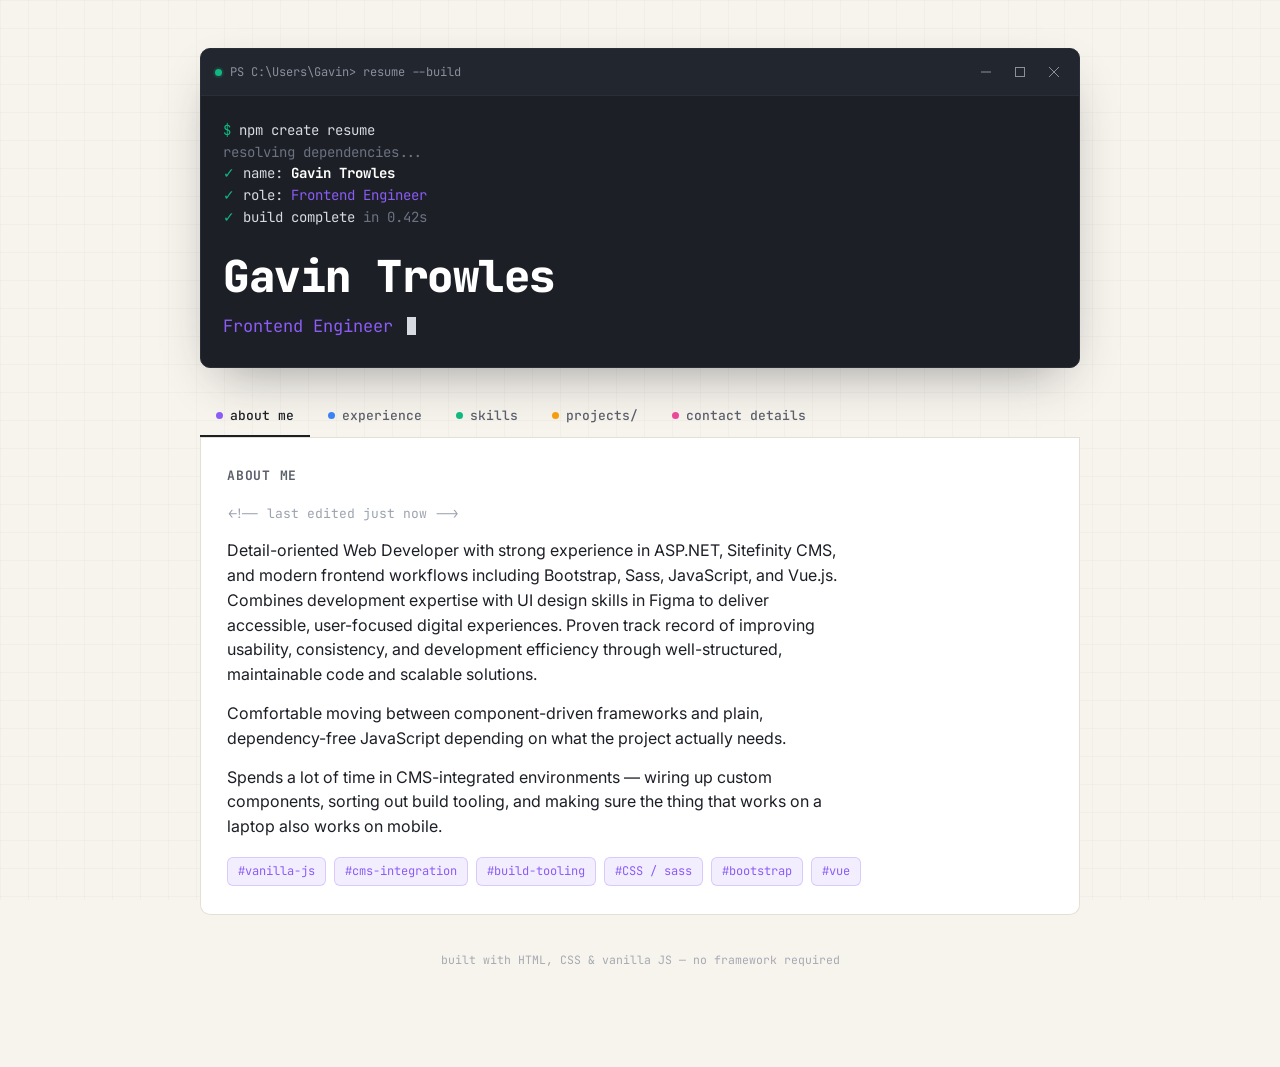
<file: index.html>
<!DOCTYPE html>
<html lang="en">

<head>
    <meta charset="UTF-8">
    <meta name="viewport" content="width=device-width, initial-scale=1.0">
    <title>Gavin Trowles — Frontend Engineer</title>
    <link rel="preconnect" href="https://fonts.googleapis.com">
    <link
        href="https://fonts.googleapis.com/css2?family=JetBrains+Mono:wght@400;500;600;700;800&family=Inter:wght@400;500;600&display=swap"
        rel="stylesheet">
    <link href="css/style.css" rel="stylesheet" type="text/css">
    <script src="scripts/script.js" defer></script>
</head>

<body>
    <div class="container">

        <div class="terminal">
            <div class="terminal-bar">
                <span class="terminal-title">PS C:\Users\Gavin&gt; resume --build</span>
                <div class="win-controls" aria-hidden="true">
                    <button type="button" tabindex="-1"><svg viewBox="0 0 10 10">
                            <line x1="0" y1="5" x2="10" y2="5" stroke="currentColor" stroke-width="1" />
                        </svg></button>
                    <button type="button" tabindex="-1"><svg viewBox="0 0 10 10">
                            <rect x="0.5" y="0.5" width="9" height="9" fill="none" stroke="currentColor"
                                stroke-width="1" />
                        </svg></button>
                    <button type="button" tabindex="-1" class="close"><svg viewBox="0 0 10 10">
                            <line x1="0" y1="0" x2="10" y2="10" stroke="currentColor" stroke-width="1" />
                            <line x1="10" y1="0" x2="0" y2="10" stroke="currentColor" stroke-width="1" />
                        </svg></button>
                </div>
            </div>
            <div class="terminal-body" id="termBody"></div>
        </div>

        <div class="tabbar" role="tablist" aria-label="Resume sections">
            <button class="tab" role="tab" aria-selected="true" data-tab="about"><span class="dotcolor"
                    style="background:var(--purple)"></span>about me</button>
            <button class="tab" role="tab" aria-selected="false" data-tab="experience"><span class="dotcolor"
                    style="background:var(--blue)"></span>experience</button>
            <button class="tab" role="tab" aria-selected="false" data-tab="skills"><span class="dotcolor"
                    style="background:var(--green)"></span>skills</button>
            <button class="tab" role="tab" aria-selected="false" data-tab="projects"><span class="dotcolor"
                    style="background:var(--amber)"></span>projects/</button>
            <button class="tab" role="tab" aria-selected="false" data-tab="contact"><span class="dotcolor"
                    style="background:var(--pink)"></span>contact details</button>
        </div>

        <section class="panel active" id="panel-about" role="tabpanel">
            <h2>about me</h2>
            <div class="md-comment">&lt;!-- last edited just now --&gt;</div>
            <div class="about-text" style="margin-top:14px;">
                <p>Detail-oriented Web Developer with strong experience in ASP.NET, Sitefinity CMS, and modern frontend
                    workflows including Bootstrap, Sass, JavaScript, and Vue.js. Combines development expertise with UI
                    design skills in Figma to deliver accessible, user-focused digital experiences. Proven track record
                    of improving usability, consistency, and development efficiency through well-structured,
                    maintainable code and scalable solutions.</p>

                <p>Comfortable moving between component-driven frameworks and plain, dependency-free JavaScript
                    depending on what the project actually needs.</p>
                <p>Spends a lot of time in CMS-integrated environments — wiring up custom components, sorting out build
                    tooling, and making sure the thing that works on a laptop also works on mobile.</p>
            </div>
 
            <div class="tag-row">
                <span class="tag">#vanilla-js</span>
                <span class="tag">#cms-integration</span>
                <span class="tag">#build-tooling</span>
                <span class="tag">#CSS / sass</span>
                <span class="tag">#bootstrap</span>
                <span class="tag">#vue</span>
            </div>
        </section>

        <section class="panel" id="panel-experience" role="tabpanel">
            <h2>experience</h2>

      <div class="job">
                <div class="job-key">"education":</div>
                <div class="job-role">Teesside University · BSC Computer Science 2:1</div>
                <div class="job-meta"> 1998 — 2002 </div>
             
            </div>

            <div class="job">
                <div class="job-key">"role":</div>
                <div class="job-role">Frontend Engineer · Railpen</div>
                <div class="job-meta">2020 — present</div>
                <ul>
                    <li>Built and maintained reusable web components integrated into a CMS-driven pension adminstation
                        site</li>
                    <li>Built interactive UI components using Vue.js / Typescript and JavaScript to enhance user
                        experience</li>
                    <li>Used Figma to design, iterate and present UI components to stakeholders prior to development
                    </li>
                    <li>Translated design concepts into responsive, production-ready code</li>
                    <li>Designed and created a release management and auditing dashboard system</li>
                    <li>Designed and created the following websites -
                        <ul>
                            <li>Magnox Pension Scheme - <a class="overflow-link" target="blank"
                                    href="https://www.my-magnox-pension.com/">https://www.my-magnox-pension.com</a>
                            </li>
                            <li>Uniper UK Pension Scheme - <a class="overflow-link"  target="blank"
                                    href="https://ukpensions.uniper.energy/">https://ukpensions.uniper.energy</a> </li>
                            <li>Pension Toolkit - <a class="overflow-link" target="blank"
                                    href="https://pensionscommstoolkit.railpen.com/">https://pensionscommstoolkit.railpen.com</a>
                            </li>
                        </ul>
                    <li>Maintained and continuously improved the below sites through the delivery of new features
                        and ui design patterns -
                    </li>
                    <ul>
                        <li>Railways pension member portal <a class="overflow-link" target="blank"
                                href="https://www.railwayspensions.co.uk/">https://www.railwayspensions.co.uk</a> </li>
                        <li>British transport police pension member portal <a class="overflow-link" target="blank"
                                href="https://www.btppensions.co.uk/">https://www.btppensions.co.uk/</a> </li>
                    </ul>
                    <li>Delivered a responsive website by accurately translating Figma designs into production-ready
                        code - </li>
                    <ul>
                        <li>Beyond the Tracks 200 <a class="overflow-link" target="blank"
                                href="https://www.beyondthetracks200.co.uk/">https://www.beyondthetracks200.co.uk/</a>
                        </li>
                    </ul>
                </ul>
            </div>

            <div class="job">
                <div class="job-key">"role":</div>
                <div class="job-role">Web Developer · Capita</div>
                <div class="job-meta"> 2002 —  2020 </div>
                <ul>
                    <li>Contributed to the scripting and user interface development of a Transport for London passenger monitoring platform, delivering data-driven dashboards and reporting tools that provided carriage-level occupancy insights to support operational planning and passenger flow management.</li>
<li>Contributed to the development of a bespoke PHP-based web application for managing and administering traffic count data on behalf of Gateshead Council</li>
<li>Developed a secure document management platform using WordPress and bespoke PHP components, enabling controlled access, storage, and management of classified documents through custom-built plugging and  role-based permissions</li>
<li>Developed and maintained features for Constructionline, a UK-wide procurement and supplier accreditation platform used by thousands of buyers and suppliers to manage contractor pre-qualification, compliance verification, tender opportunities, and supply chain risk management.</li>
                </ul>
            </div>


        </section>

        <section class="panel" id="panel-skills" role="tabpanel">
            <h2>skills</h2>

            <div class="skill-group">
                <span class="skill-key">languages</span>
                <div class="chip-row">
                    <span class="chip purple">JavaScript</span>
                    <span class="chip purple">TypeScript</span>
                    <span class="chip purple">HTML5</span>
                    <span class="chip purple">CSS / Sass</span>
                    <span class="chip purple">Jquery</span>
                    <span class="chip purple">C#</span>
                    <span class="chip purple">Vue.js</span>
                </div>
            </div>

            <div class="skill-group">
                <span class="skill-key">tooling</span>
                <div class="chip-row">
                    <span class="chip blue">figma</span>
                    <span class="chip blue">npm</span>
                    <span class="chip blue">git</span>
                    <span class="chip blue">nuget</span>
                </div>
            </div>

            <div class="skill-group">
                <span class="skill-key">platforms</span>
                <div class="chip-row">
                    <span class="chip green">Sitefinity CMS</span>
                    <span class="chip green">Wordpress CMS</span>
                    <span class="chip green">.NET / Visual Studio / Visual Code</span>
                    <span class="chip green">figma</span>
                </div>
            </div>

            <div class="skill-group">
                <span class="skill-key">practices</span>
                <div class="chip-row">
                    <span class="chip amber">Accessibility</span>
                    <span class="chip amber">Responsive layouts</span>
                    <span class="chip amber">UI components designs</span>
                </div>
            </div>
        </section>

        <section class="panel" id="panel-projects" role="tabpanel">
            <h2>projects/</h2>
            <div class="proj-grid">
                <a class="link-reset" target="_blank" href="projects/formbuilder/formbuilder.html">
                    <div class="proj-card">
                        <div class="proj-name">form builder</div>
                        <div class="proj-desc">A drag and drop form builder that produces a json string for storage.</div>
                        <div class="proj-tags"><span class="proj-tag">vanilla-js</span><span class="proj-tag">forms</span>
                        </div>
                    </div>
                </a>
                <a class="link-reset" target="_blank" href="projects/mockup/login.html">
                    <div class="proj-card">
                        <div class="proj-name">pension administration site concept</div>
                        <div class="proj-desc">Designed and built a prototype for a pension website using a collection of provided visual assets as the foundation.</div>
                        <div class="proj-tags"><span class="proj-tag">bootstrap</span>
                        </div>
                    </div>
                </a>
                <a class="link-reset" target="_blank" href="projects/homepage/home.html">
                    <div class="proj-card">
                        <div class="proj-name">Landing page redesign</div>
                        <div class="proj-desc">My own take on how a redesign of a pension site could look.</div>
                        <div class="proj-tags"><span class="proj-tag">bootstrap</span>
                        </div>
                    </div>
                </a>  
            </div>
        </section>

        <section class="panel" id="panel-contact" role="tabpanel">
            <h2>contact details</h2>
            <div class="cmd-line"><span class="flag">email: </span> <a href="mailto:gtrowles443@googlemail.com">gtrowles443@googlemail.com</a></div>
            <div class="cmd-line"><span class="flag">github: </span> <a href="https://github.com/" target="_blank" rel="noopener">github.com/gavin443</a></div>
            <!--<div class="cmd-line"><span class="prompt2">$</span> open <span class="flag">--linkedin</span> <a href="https://linkedin.com/" target="_blank" rel="noopener">linkedin.com/in/alexrivers</a></div>-->
            <div class="cmd-line"><span class="flag">location: </span> Darlington -  "Available
                for remote / hybrid roles"</div>
        </section>
        <footer>built with HTML, CSS &amp; vanilla JS — no framework required</footer>
    </div>
</body>
</html>
</file>
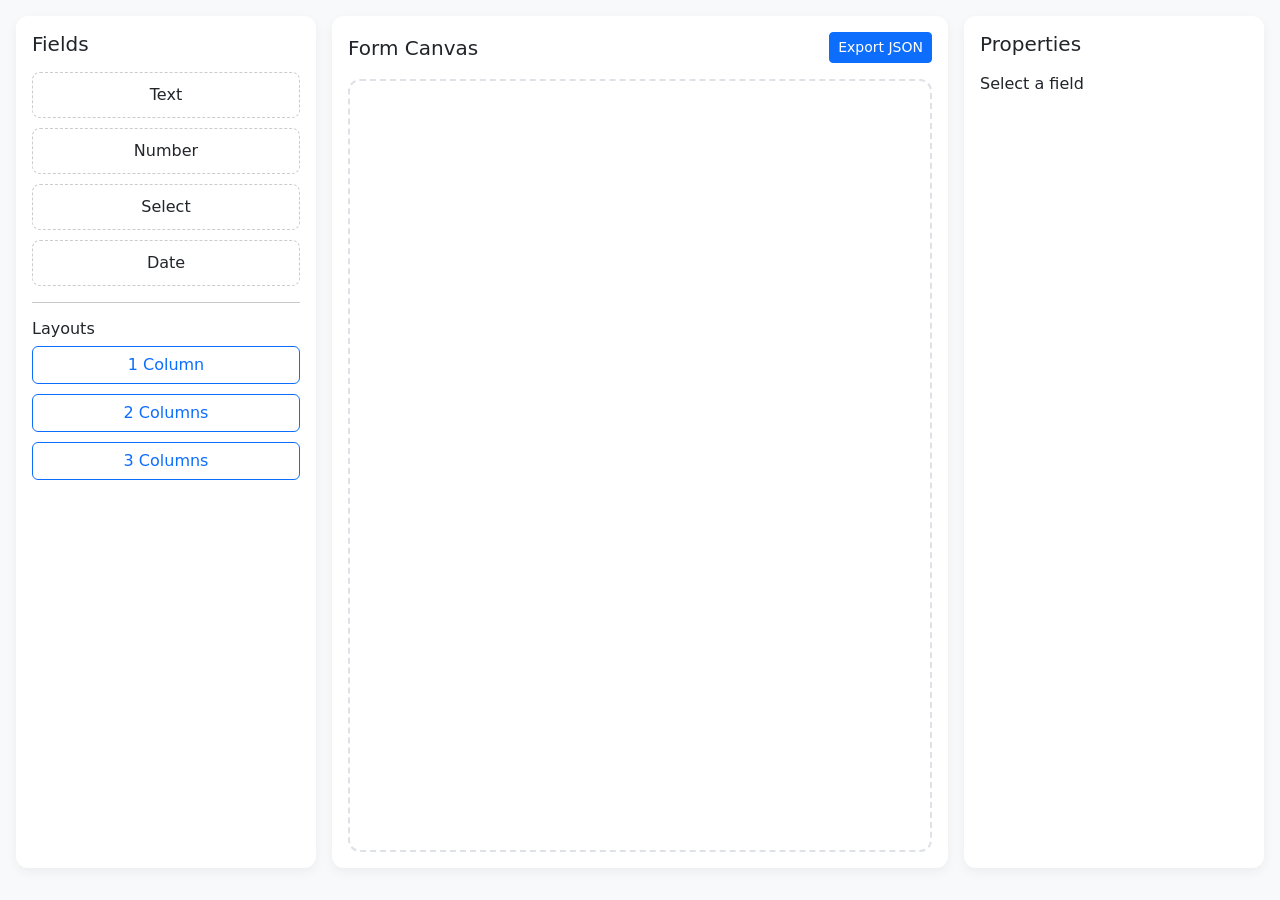
<file: formbuilder.html>
<!DOCTYPE html><html lang="en"> 
<head>
  <meta charset="UTF-8">
  <meta name="viewport" content="width=device-width, initial-scale=1.0">
  <title>Form Builder (Grid)</title>
  <link href="https://cdn.jsdelivr.net/npm/bootstrap@5.3.2/dist/css/bootstrap.min.css" rel="stylesheet">
  <script src="scripts/formscript.js" defer></script>
  <link href="css/formstyle.css" rel="stylesheet" type="text/css">
</head>
<body><div class="container-fluid builder-container p-3">
  <div class="row h-100 g-3"><!-- LEFT: PALETTE -->
<div class="col-3">
  <div class="panel p-3 h-100">
    <h5 class="mb-3">Fields</h5>
    <div class="palette-item" draggable="true" data-type="text">Text</div>
    <div class="palette-item" draggable="true" data-type="number">Number</div>
    <div class="palette-item" draggable="true" data-type="select">Select</div>
    <div class="palette-item" draggable="true" data-type="date">Date</div>

    <hr/>
    <h6>Layouts</h6>
    <button class="btn btn-outline-primary layout-btn" onclick="addRow([12])">1 Column</button>
    <button class="btn btn-outline-primary layout-btn" onclick="addRow([6,6])">2 Columns</button>
    <button class="btn btn-outline-primary layout-btn" onclick="addRow([4,4,4])">3 Columns</button>
  </div>
</div>

<!-- CENTER: CANVAS -->
<div class="col-6">
  <div class="panel p-3 h-100 d-flex flex-column">
    <div class="d-flex justify-content-between align-items-center mb-3">
      <h5 class="mb-0">Form Canvas</h5>
      <button class="btn btn-sm btn-primary" onclick="exportForm()">Export JSON</button>
    </div>
    <div id="canvas" class="flex-grow-1"></div>
  </div>
</div>

<!-- RIGHT: EDITOR -->
<div class="col-3">
  <div class="panel p-3 h-100 editor-panel">
    <h5 class="mb-3">Properties</h5>
    <div id="editor">Select a field</div>
  </div>
</div>

  </div>
</div>
</body>
</html>
</file>
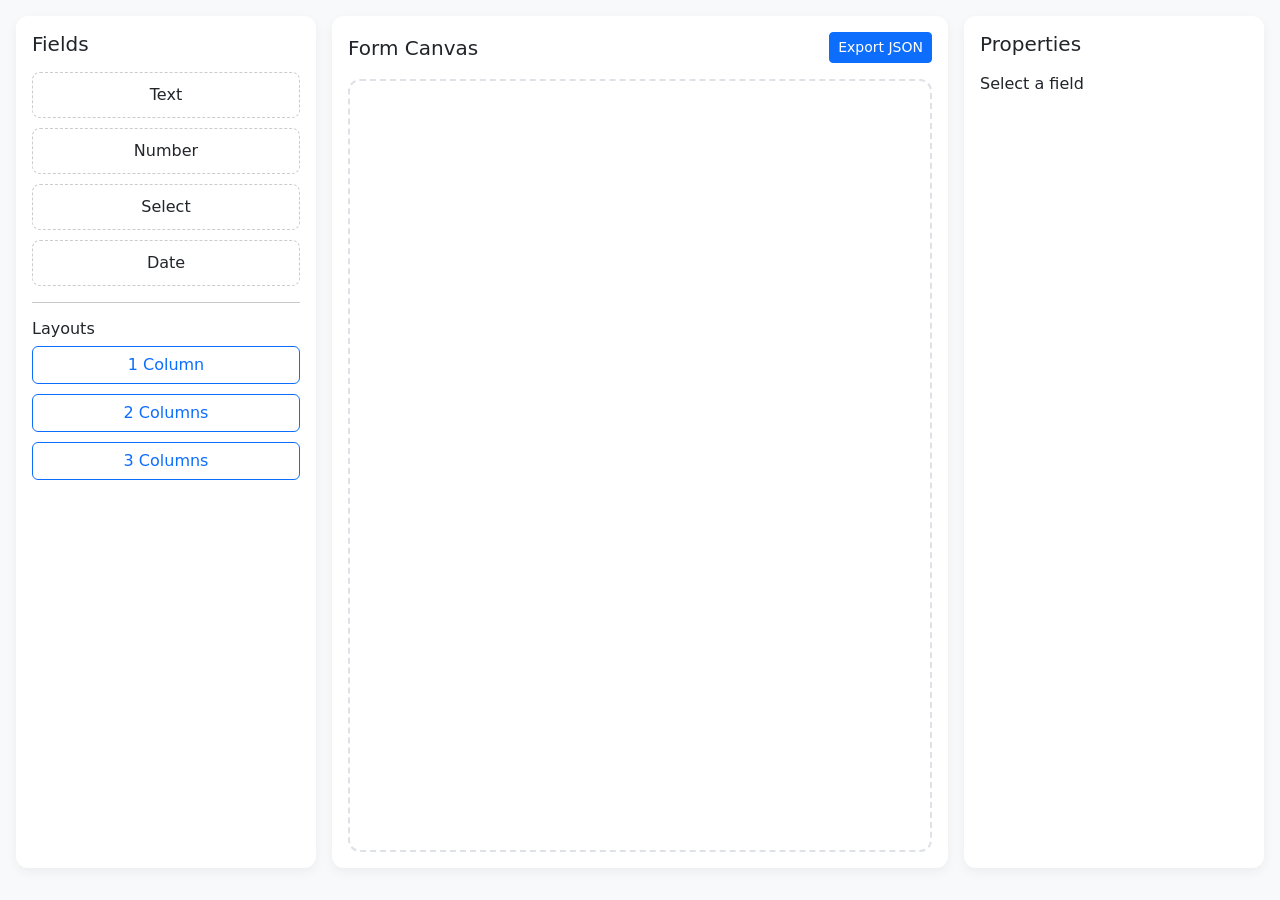
<file: projects/formbuilder/formbuilder.html>
<!DOCTYPE html><html lang="en"> 
<head>
  <meta charset="UTF-8">
  <meta name="viewport" content="width=device-width, initial-scale=1.0">
  <title>Form Builder (Grid)</title>
  <link href="https://cdn.jsdelivr.net/npm/bootstrap@5.3.2/dist/css/bootstrap.min.css" rel="stylesheet">
  <script src="formscript.js" defer></script>
  <link href="formstyle.css" rel="stylesheet" type="text/css">
</head>
<body><div class="container-fluid builder-container p-3">
  <div class="row h-100 g-3"><!-- LEFT: PALETTE -->
<div class="col-3">
  <div class="panel p-3 h-100">
    <h5 class="mb-3">Fields</h5>
    <div class="palette-item" draggable="true" data-type="text">Text</div>
    <div class="palette-item" draggable="true" data-type="number">Number</div>
    <div class="palette-item" draggable="true" data-type="select">Select</div>
    <div class="palette-item" draggable="true" data-type="date">Date</div>

    <hr/>
    <h6>Layouts</h6>
    <button class="btn btn-outline-primary layout-btn" onclick="addRow([12])">1 Column</button>
    <button class="btn btn-outline-primary layout-btn" onclick="addRow([6,6])">2 Columns</button>
    <button class="btn btn-outline-primary layout-btn" onclick="addRow([4,4,4])">3 Columns</button>
  </div>
</div>

<!-- CENTER: CANVAS -->
<div class="col-6">
  <div class="panel p-3 h-100 d-flex flex-column">
    <div class="d-flex justify-content-between align-items-center mb-3">
      <h5 class="mb-0">Form Canvas</h5>
      <button class="btn btn-sm btn-primary" onclick="exportForm()">Export JSON</button>
    </div>
    <div id="canvas" class="flex-grow-1"></div>
  </div>
</div>

<!-- RIGHT: EDITOR -->
<div class="col-3">
  <div class="panel p-3 h-100 editor-panel">
    <h5 class="mb-3">Properties</h5>
    <div id="editor">Select a field</div>
  </div>
</div>

  </div>
</div>
</body>
</html>
</file>
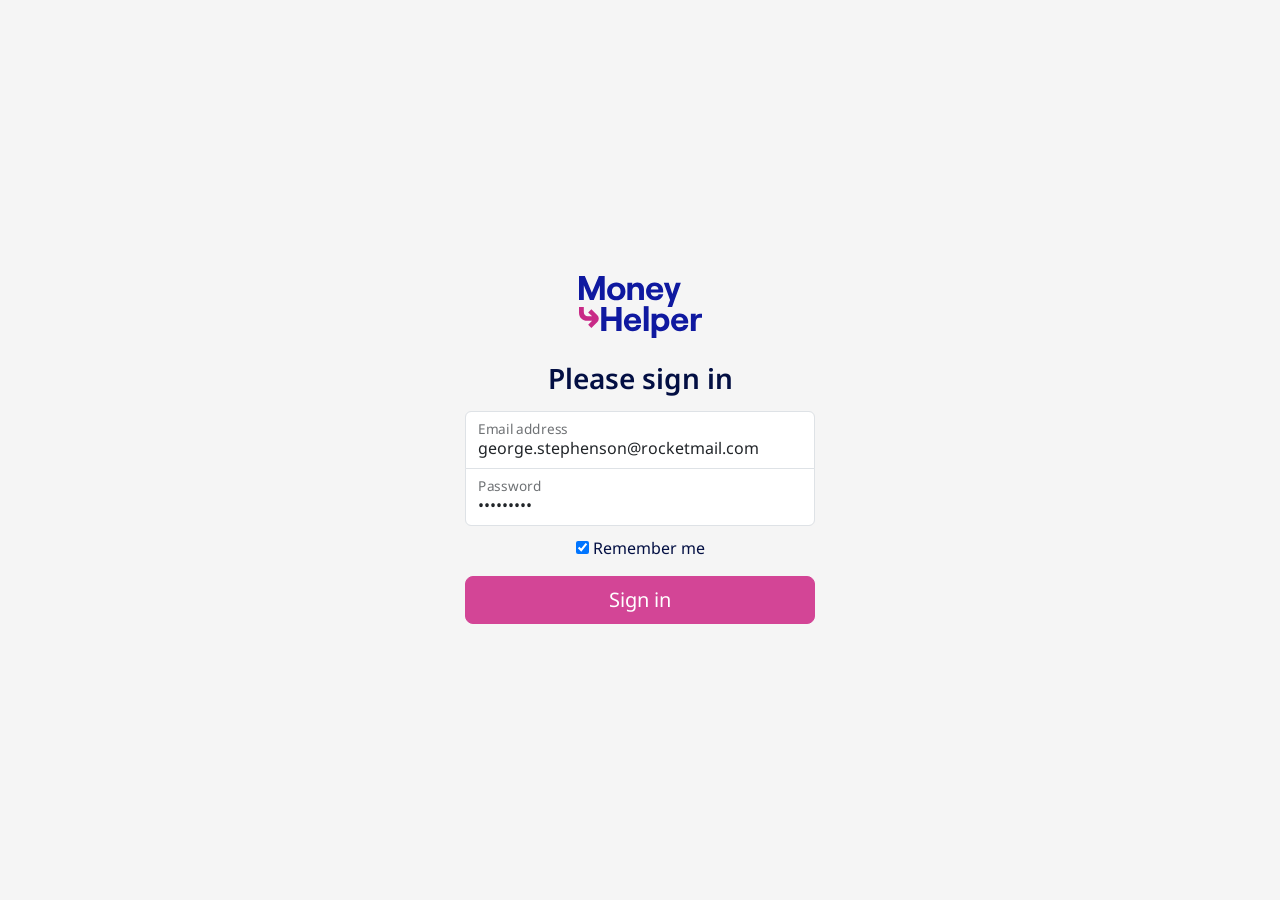
<file: projects/mockup/login.html>
<!doctype html>
<html lang="en">

<head>
    <meta charset="utf-8">
    <meta name="viewport" content="width=device-width, initial-scale=1">
    <meta name="description" content="">
    <title>Signin</title>
    <link rel="preconnect" href="https://fonts.googleapis.com">
    <link rel="preconnect" href="https://fonts.gstatic.com" crossorigin>
    <link href="https://fonts.googleapis.com/css2?family=Noto+Sans:ital,wght@0,100..900;1,100..900&display=swap"
        rel="stylesheet">
    <link href="https://cdn.jsdelivr.net/npm/bootstrap@5.3.8/dist/css/bootstrap.min.css" rel="stylesheet"
        integrity="sha384-sRIl4kxILFvY47J16cr9ZwB07vP4J8+LH7qKQnuqkuIAvNWLzeN8tE5YBujZqJLB" crossorigin="anonymous">
    <script src="https://cdn.jsdelivr.net/npm/bootstrap@5.0.2/dist/js/bootstrap.bundle.min.js"
        integrity="sha384-MrcW6ZMFYlzcLA8Nl+NtUVF0sA7MsXsP1UyJoMp4YLEuNSfAP+JcXn/tWtIaxVXM"
        crossorigin="anonymous"></script>
    <meta name="theme-color" content="#7952b3">
    <link href="styles.css" rel="stylesheet">
</head>

<body class="text-center login">
    <main class="form-signin">
        <form>
            <img class="mb-4" src="logo-en-desktop.svg" alt="">
            <h1 class="h3 mb-3 fw-semibold">Please sign in</h1>

            <div class="form-floating">
                <input type="email" class="form-control" id="floatingInput" value="george.stephenson@rocketmail.com" placeholder="name@example.com">
                <label for="floatingInput">Email address</label>
            </div>
            <div class="form-floating">
                <input type="password" class="form-control" id="floatingPassword" value="*********" placeholder="Password">
                <label for="floatingPassword">Password</label>
            </div>

            <div class="checkbox mb-3">
                <label>
                    <input type="checkbox" checked value="remember-me"> Remember me
                </label>
            </div>
            <a class="w-100 btn btn-lg btn-primary text-white" href="welcome.html">Sign in</a>
        </form>
    </main>
</body>

</html>
</file>
<file: css/style.css>
@import "components/main.css";
@import "components/terminal.css";
@import "components/tabs.css";
</file>
<file: css/formstyle.css>
:root{
    --border-primary:#dee2e6;
    --border-secondary:#e9ecef;
    --border-hover:#0d6efd;
}

body {
  background: #f8f9fa;
}
.builder-container {
  height: 100vh;
}
.panel {
  background: #fff;
  border-radius: 12px;
  box-shadow: 0 4px 12px rgba(0, 0, 0, 0.05);
}
.palette-item {
  cursor: grab;
  padding: 10px;
  border: 1px dashed #ccc;
  border-radius: 8px;
  margin-bottom: 10px;
  text-align: center;
}
.palette-item:hover {
  background: #f1f3f5;
}
#canvas {
  min-height: 400px;
  border: 2px dashed var(--border-primary);
  border-radius: 12px;
  padding: 20px;
  background: #fff;
}
.row-drop {
  border: 1px dashed var(--border-primary);
  border-radius: 10px;
  padding: 10px;
  margin-bottom: 12px;
}
.col-drop {
  border: 1px dashed var(--border-secondary);
  border-radius: 8px;
  padding: 10px;
  min-height: 80px;
}
.field-card {
  border: 1px solid var(--border-secondary);
  border-radius: 10px;
  padding: 10px;
  margin-bottom: 8px;
  position: relative;
  background: #fff;
}
.field-card:hover {
  border-color: var(--border-hover);
}
.field-actions {
  position: absolute;
  top: 6px;
  right: 6px;
}
.editor-panel input,
.editor-panel select {
  margin-bottom: 10px;
}
.layout-btn {
  width: 100%;
  margin-bottom: 10px;
}
.field-actions button {
  border: none;
  background: none;
}
</file>
<file: projects/formbuilder/formstyle.css>
:root{
    --border-primary:#dee2e6;
    --border-secondary:#e9ecef;
    --border-hover:#0d6efd;
}

body {
  background: #f8f9fa;
}
.builder-container {
  height: 100vh;
}
.panel {
  background: #fff;
  border-radius: 12px;
  box-shadow: 0 4px 12px rgba(0, 0, 0, 0.05);
}
.palette-item {
  cursor: grab;
  padding: 10px;
  border: 1px dashed #ccc;
  border-radius: 8px;
  margin-bottom: 10px;
  text-align: center;
}
.palette-item:hover {
  background: #f1f3f5;
}
#canvas {
  min-height: 400px;
  border: 2px dashed var(--border-primary);
  border-radius: 12px;
  padding: 20px;
  background: #fff;
}
.row-drop {
  border: 1px dashed var(--border-primary);
  border-radius: 10px;
  padding: 10px;
  margin-bottom: 12px;
}
.col-drop {
  border: 1px dashed var(--border-secondary);
  border-radius: 8px;
  padding: 10px;
  min-height: 80px;
}
.field-card {
  border: 1px solid var(--border-secondary);
  border-radius: 10px;
  padding: 10px;
  margin-bottom: 8px;
  position: relative;
  background: #fff;
}
.field-card:hover {
  border-color: var(--border-hover);
}
.field-actions {
  position: absolute;
  top: 6px;
  right: 6px;
}
.editor-panel input,
.editor-panel select {
  margin-bottom: 10px;
}
.layout-btn {
  width: 100%;
  margin-bottom: 10px;
}
.field-actions button {
  border: none;
  background: none;
}
</file>
<file: projects/mockup/styles.css>
.bg-primary {
  --bs-primary-rgb: 15, 25, 160;
}

.bg-secondary {
  --bs-secondary-rgb: 0, 11, 59;
}

.text-primary {
  --bs-primary-rgb: 15, 25, 160;
}

.text-secondary {
  --bs-secondary-rgb: 211, 69, 150;
}

.bar-container {
  background-color: #ced1eb;
  height: 40px;
}

.bar-fill {
  background-color: #0f19a0;
  height: 40px;
  animation: barAnimation 2s forwards;
  animation-iteration-count: 1;
}

.bookmark {
  height: 90px;
  width: 1rem;
}

.image-banding {
  background-image: url("image 12.svg");
}

.rounded-bl {
  border-bottom-left-radius: 2rem !important;
}

.btn-primary {
  --bs-btn-color: #fff;
  --bs-btn-bg: #d34596;
  --bs-btn-border-color: #d34596;
  --bs-btn-hover-bg: #da54a0;
  --bs-btn-hover-border-color: #da54a0;
  --bs-btn-active-bg: #da54a0;
  --bs-btn-active-border-color: #da54a0;
}

html,
body {
  color: #030f43;
  height: 100%;
  font-family: Noto Sans;
}

body.login {
  display: flex;
  align-items: center;
  padding-top: 40px;
  padding-bottom: 40px;
  background-color: #f5f5f5;
}

a,
i.fa-circle-info {
  color: #d34596 !important;
}

.bg-footer:after {
  content: "";
  position: absolute;
  background-color: #f3f1f3;
  width: 500%;
  height: 100%;
  top: 0px;
}

.form-signin {
  width: 100%;
  max-width: 380px;
  padding: 15px;
  margin: auto;
}

.form-signin .checkbox {
  font-weight: 400;
}

.form-signin .form-floating:focus-within {
  z-index: 2;
}

.form-signin input[type="email"] {
  margin-bottom: -1px;
  border-bottom-right-radius: 0;
  border-bottom-left-radius: 0;
}

.form-signin input[type="password"] {
  margin-bottom: 10px;
  border-top-left-radius: 0;
  border-top-right-radius: 0;
}

.bd-placeholder-img {
  font-size: 1.125rem;
  text-anchor: middle;
  -webkit-user-select: none;
  -moz-user-select: none;
  user-select: none;
}

@media (min-width: 768px) {
  .bd-placeholder-img-lg {
    font-size: 3.5rem;
  }
}

@property --percent {
  syntax: "<percentage>";
  initial-value: 0;
  inherits: false;
}

@keyframes barAnimation {
  from {
    width: 0;
  }
  to {
    width: var(--percent-total);
  }
}
</file>
